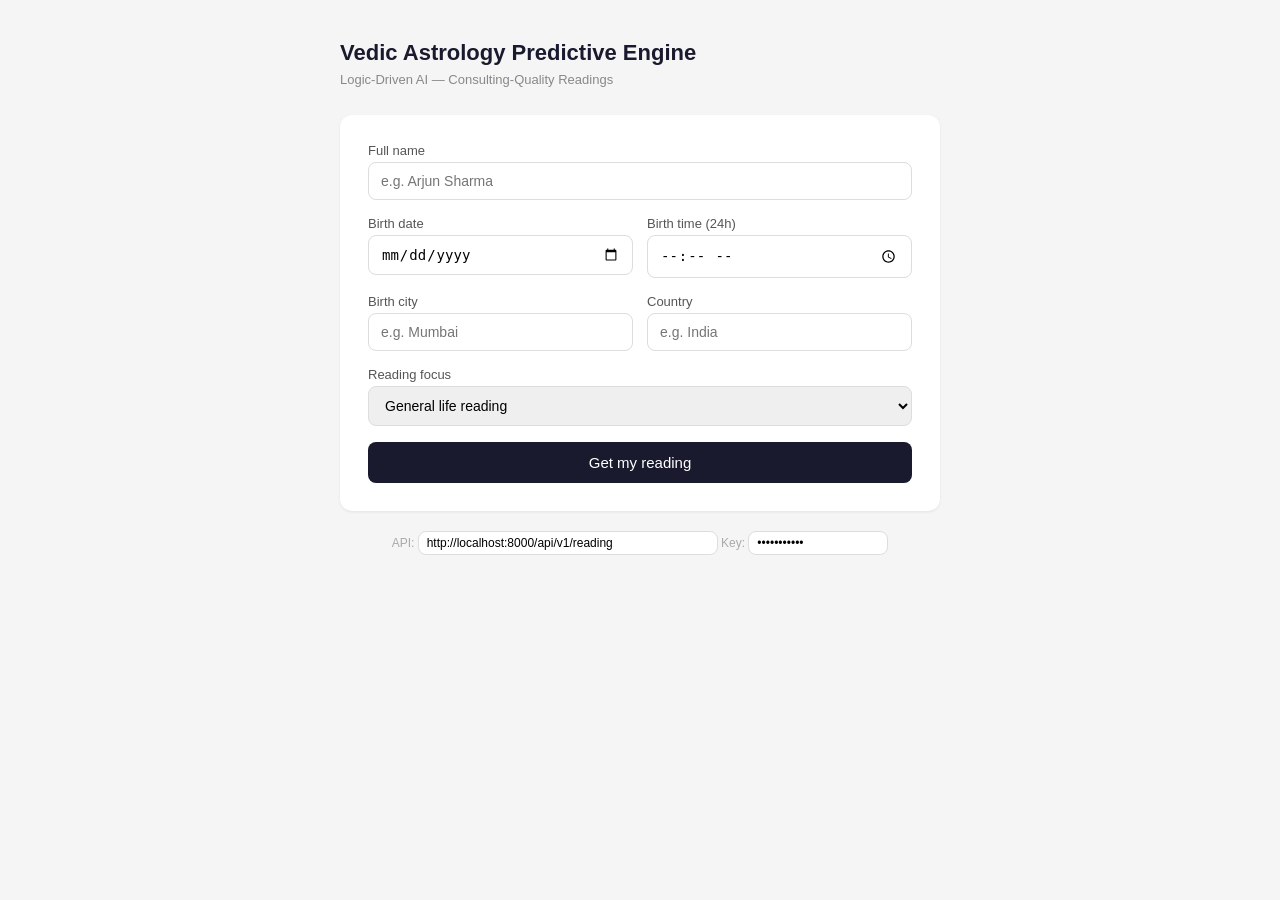
<file: vedic-engine/demo/index.html>
<!DOCTYPE html>
<html lang="en">
<head>
<meta charset="UTF-8">
<meta name="viewport" content="width=device-width, initial-scale=1.0">
<title>Vedic Astrology Engine — Demo</title>
<style>
  * { box-sizing: border-box; margin: 0; padding: 0; }
  body { font-family: -apple-system, BlinkMacSystemFont, 'Segoe UI', sans-serif; background: #f5f5f5; color: #333; }
  .container { max-width: 640px; margin: 40px auto; padding: 0 20px; }
  h1 { font-size: 22px; color: #1a1a2e; margin-bottom: 6px; }
  .subtitle { font-size: 13px; color: #888; margin-bottom: 28px; }
  .card { background: white; border-radius: 12px; padding: 28px; box-shadow: 0 1px 3px rgba(0,0,0,0.08); margin-bottom: 20px; }
  label { font-size: 13px; font-weight: 500; color: #555; display: block; margin-bottom: 4px; }
  input, select { width: 100%; padding: 10px 12px; border: 1px solid #ddd; border-radius: 8px; font-size: 14px; outline: none; transition: border 0.2s; }
  input:focus, select:focus { border-color: #1a1a2e; }
  .row { display: grid; grid-template-columns: 1fr 1fr; gap: 14px; }
  .field { margin-bottom: 16px; }
  .btn { width: 100%; padding: 12px; background: #1a1a2e; color: white; border: none; border-radius: 8px; font-size: 15px; cursor: pointer; transition: background 0.2s; }
  .btn:hover { background: #2d2d4e; }
  .btn:disabled { background: #999; cursor: not-allowed; }
  .spinner { display: inline-block; width: 16px; height: 16px; border: 2px solid #fff; border-top-color: transparent; border-radius: 50%; animation: spin 0.6s linear infinite; margin-right: 8px; vertical-align: middle; }
  @keyframes spin { to { transform: rotate(360deg); } }
  .error { color: #c0392b; font-size: 13px; margin-top: 12px; padding: 10px; background: #ffeaea; border-radius: 8px; display: none; }
  .result { display: none; margin-top: 20px; }
  .result h2 { font-size: 16px; color: #1a1a2e; margin-bottom: 12px; }
  .overview { font-size: 15px; color: #444; line-height: 1.7; margin-bottom: 20px; padding-bottom: 16px; border-bottom: 1px solid #eee; }
  .section { margin-bottom: 20px; }
  .section h3 { font-size: 13px; font-weight: 600; text-transform: uppercase; letter-spacing: 0.05em; color: #1a1a2e; margin-bottom: 6px; }
  .section p { font-size: 14px; color: #444; line-height: 1.7; }
  .section ul { margin-top: 8px; padding-left: 18px; }
  .section li { font-size: 13px; color: #555; margin-bottom: 4px; }
  .periods { background: #f8f8f8; border-radius: 8px; padding: 14px; margin-bottom: 16px; }
  .periods h3 { font-size: 13px; font-weight: 600; text-transform: uppercase; color: #888; margin-bottom: 10px; }
  .period-item { margin-bottom: 8px; font-size: 13px; }
  .period-item strong { font-weight: 600; }
  .closing { font-size: 14px; color: #555; font-style: italic; border-top: 1px solid #eee; padding-top: 12px; }
  .meta { font-size: 11px; color: #aaa; margin-top: 12px; }
  .toggle-raw { font-size: 12px; color: #1a1a2e; cursor: pointer; text-decoration: underline; margin-top: 8px; display: inline-block; }
  .raw-json { display: none; margin-top: 12px; background: #1a1a2e; color: #a8e6cf; padding: 16px; border-radius: 8px; font-size: 12px; font-family: monospace; white-space: pre-wrap; max-height: 400px; overflow-y: auto; }
  .config { font-size: 12px; color: #aaa; text-align: center; margin-top: 20px; }
  .config input { width: auto; display: inline; font-size: 12px; padding: 4px 8px; }
</style>
</head>
<body>
<div class="container">
  <h1>Vedic Astrology Predictive Engine</h1>
  <p class="subtitle">Logic-Driven AI — Consulting-Quality Readings</p>

  <div class="card">
    <form id="ve-form">
      <div class="field">
        <label>Full name</label>
        <input type="text" name="full_name" required placeholder="e.g. Arjun Sharma">
      </div>
      <div class="row">
        <div class="field">
          <label>Birth date</label>
          <input type="date" name="birth_date" required>
        </div>
        <div class="field">
          <label>Birth time (24h)</label>
          <input type="time" name="birth_time" required>
        </div>
      </div>
      <div class="row">
        <div class="field">
          <label>Birth city</label>
          <input type="text" name="birth_city" required placeholder="e.g. Mumbai">
        </div>
        <div class="field">
          <label>Country</label>
          <input type="text" name="birth_country" required placeholder="e.g. India">
        </div>
      </div>
      <div class="field">
        <label>Reading focus</label>
        <select name="reading_type">
          <option value="general">General life reading</option>
          <option value="career">Career &amp; purpose</option>
          <option value="relationships">Relationships</option>
          <option value="finance">Finance &amp; wealth</option>
          <option value="health">Health &amp; wellbeing</option>
        </select>
      </div>
      <button type="submit" class="btn" id="ve-submit">Get my reading</button>
    </form>
    <div class="error" id="ve-error"></div>
  </div>

  <div class="result card" id="ve-result"></div>

  <div class="config">
    API: <input type="text" id="cfg-url" value="http://localhost:8000/api/v1/reading" style="width:300px">
    Key: <input type="password" id="cfg-key" value="dev-api-key" style="width:140px">
  </div>
</div>

<script>
document.getElementById('ve-form').addEventListener('submit', async function(e) {
  e.preventDefault();
  const btn = document.getElementById('ve-submit');
  const result = document.getElementById('ve-result');
  const errBox = document.getElementById('ve-error');
  const apiUrl = document.getElementById('cfg-url').value;
  const apiKey = document.getElementById('cfg-key').value;

  btn.innerHTML = '<span class="spinner"></span>Generating reading...';
  btn.disabled = true;
  errBox.style.display = 'none';
  result.style.display = 'none';

  const fd = new FormData(e.target);
  const payload = Object.fromEntries(fd.entries());

  try {
    const resp = await fetch(apiUrl, {
      method: 'POST',
      headers: { 'Content-Type': 'application/json', 'Authorization': 'Bearer ' + apiKey },
      body: JSON.stringify(payload)
    });
    if (!resp.ok) {
      const err = await resp.json().catch(() => ({}));
      throw new Error(err.detail?.message || err.detail || 'API error: ' + resp.status);
    }
    const data = await resp.json();
    result.style.display = 'block';
    result.innerHTML = renderReading(data);
  } catch(err) {
    errBox.style.display = 'block';
    errBox.textContent = err.message;
  } finally {
    btn.textContent = 'Get my reading';
    btn.disabled = false;
  }
});

function renderReading(data) {
  let html = '<h2>Reading for ' + esc(data.subject_name) + '</h2>';
  html += '<p class="overview">' + esc(data.overview) + '</p>';

  (data.sections || []).forEach(function(s) {
    html += '<div class="section">';
    html += '<h3>' + esc(s.title) + '</h3>';
    html += '<p>' + esc(s.insight) + '</p>';
    if (s.actions && s.actions.length) {
      html += '<ul>';
      s.actions.forEach(function(a) { html += '<li>' + esc(a) + '</li>'; });
      html += '</ul>';
    }
    html += '</div>';
  });

  if (data.key_periods && data.key_periods.length) {
    html += '<div class="periods"><h3>Key periods ahead</h3>';
    data.key_periods.forEach(function(kp) {
      html += '<div class="period-item"><strong>' + esc(kp.period) + '</strong> — ' + esc(kp.theme) + ': ' + esc(kp.guidance) + '</div>';
    });
    html += '</div>';
  }

  if (data.closing) {
    html += '<p class="closing">' + esc(data.closing) + '</p>';
  }

  html += '<div class="meta">Processed in ' + (data.processing_time_ms || 0) + 'ms | ID: ' + (data.reading_id || '-') + '</div>';
  html += '<span class="toggle-raw" onclick="toggleRaw()">View raw JSON</span>';
  html += '<pre class="raw-json" id="raw-json">' + esc(JSON.stringify(data, null, 2)) + '</pre>';

  return html;
}

function toggleRaw() {
  var el = document.getElementById('raw-json');
  el.style.display = el.style.display === 'none' ? 'block' : 'none';
}

function esc(s) {
  if (!s) return '';
  var d = document.createElement('div');
  d.appendChild(document.createTextNode(s));
  return d.innerHTML;
}
</script>
</body>
</html>
</file>
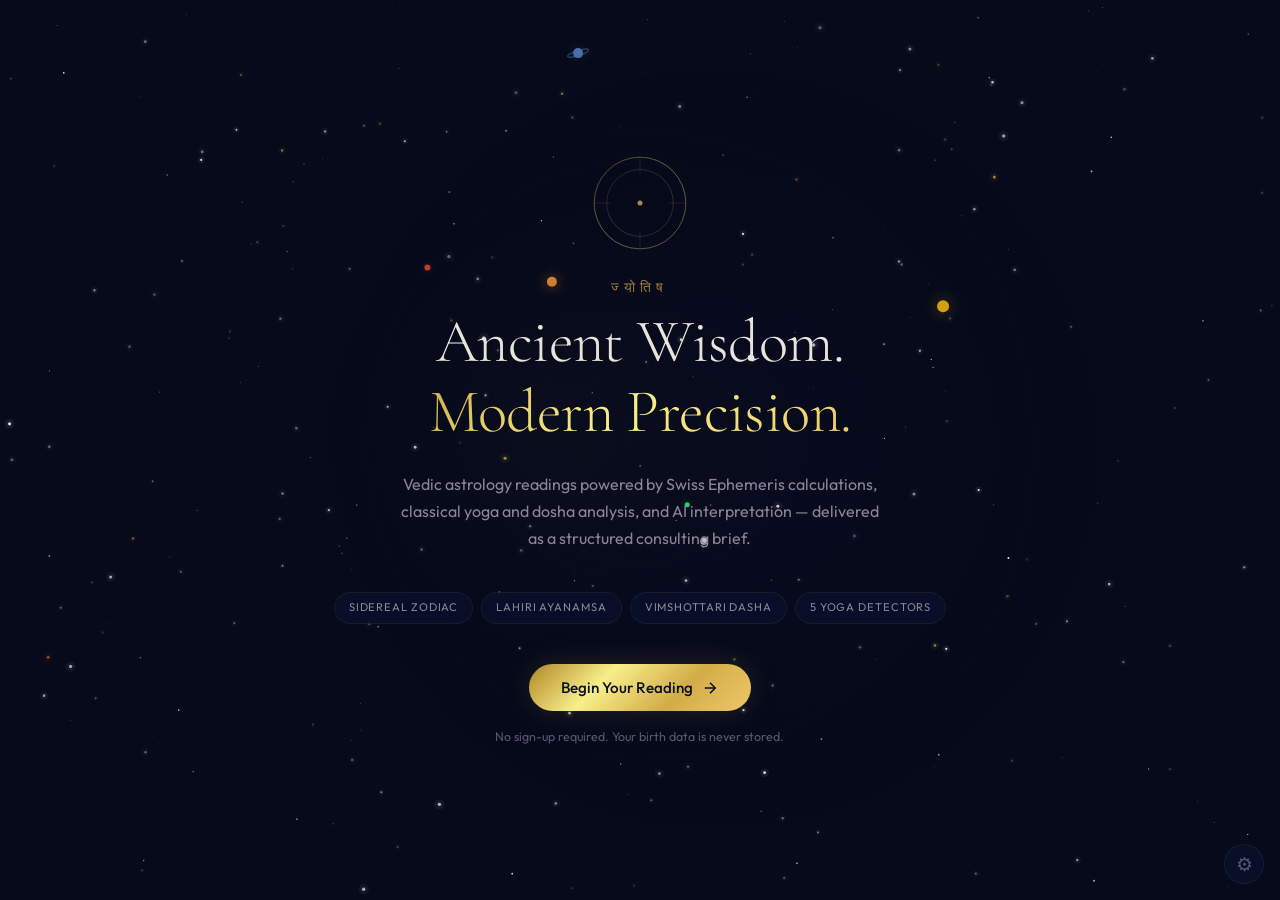
<file: vedic-engine/frontend/index.html>
<!DOCTYPE html>
<html lang="en">
<head>
  <meta charset="UTF-8">
  <meta name="viewport" content="width=device-width, initial-scale=1.0">
  <title>Jyotish — Vedic Astrology Engine</title>
  <meta name="description" content="Ancient Vedic wisdom meets modern precision. Get a consulting-quality astrological reading powered by Swiss Ephemeris and AI.">
  <link rel="preconnect" href="https://fonts.googleapis.com">
  <link rel="preconnect" href="https://fonts.gstatic.com" crossorigin>
  <link href="https://fonts.googleapis.com/css2?family=Cormorant+Garamond:ital,wght@0,300;0,400;0,500;0,600;0,700;1,400;1,500&family=Outfit:wght@300;400;500;600&display=swap" rel="stylesheet">
  <link rel="stylesheet" href="css/cosmos.css">
  <link rel="stylesheet" href="css/components.css">
  <link rel="stylesheet" href="css/reading.css">
</head>
<body>

  <!-- ═══ LIVING COSMOS — Canvas with orbiting planets, twinkling stars, shooting stars ═══ -->
  <canvas id="cosmosCanvas" class="cosmos-canvas"></canvas>

  <!-- ═══ MAIN APP ═══ -->
  <div id="app">

    <!-- SECTION: HERO -->
    <section id="hero" class="section section--active">
      <div class="hero__content">
        <div class="hero__sigil">
          <svg viewBox="0 0 120 120" class="sigil-svg">
            <circle cx="60" cy="60" r="55" fill="none" stroke="url(#goldGrad)" stroke-width="0.8" opacity="0.6"/>
            <circle cx="60" cy="60" r="40" fill="none" stroke="url(#goldGrad)" stroke-width="0.5" opacity="0.4"/>
            <circle cx="60" cy="60" r="3" fill="#D2AC47" opacity="0.8"/>
            <line x1="60" y1="5" x2="60" y2="25" stroke="#D2AC47" stroke-width="0.5" opacity="0.3"/>
            <line x1="60" y1="95" x2="60" y2="115" stroke="#D2AC47" stroke-width="0.5" opacity="0.3"/>
            <line x1="5" y1="60" x2="25" y2="60" stroke="#D2AC47" stroke-width="0.5" opacity="0.3"/>
            <line x1="95" y1="60" x2="115" y2="60" stroke="#D2AC47" stroke-width="0.5" opacity="0.3"/>
            <defs>
              <linearGradient id="goldGrad" x1="0%" y1="0%" x2="100%" y2="100%">
                <stop offset="0%" stop-color="#AE8625"/>
                <stop offset="50%" stop-color="#F7EF8A"/>
                <stop offset="100%" stop-color="#D2AC47"/>
              </linearGradient>
            </defs>
          </svg>
        </div>
        <p class="hero__sanskrit">ज्योतिष</p>
        <h1 class="hero__title">Ancient Wisdom.<br><span class="gold-text">Modern Precision.</span></h1>
        <p class="hero__subtitle">Vedic astrology readings powered by Swiss Ephemeris calculations, classical yoga and dosha analysis, and AI interpretation — delivered as a structured consulting brief.</p>
        <div class="hero__features">
          <span class="feature-tag">Sidereal Zodiac</span>
          <span class="feature-tag">Lahiri Ayanamsa</span>
          <span class="feature-tag">Vimshottari Dasha</span>
          <span class="feature-tag">5 Yoga Detectors</span>
        </div>
        <button class="btn btn--primary" onclick="goToSection('form')">
          <span>Begin Your Reading</span>
          <svg width="18" height="18" viewBox="0 0 24 24" fill="none" stroke="currentColor" stroke-width="2"><path d="M5 12h14M12 5l7 7-7 7"/></svg>
        </button>
        <p class="hero__note">No sign-up required. Your birth data is never stored.</p>
      </div>
    </section>

    <!-- SECTION: MULTI-STEP FORM -->
    <section id="form" class="section">
      <div class="form-container">
        <div class="form__progress">
          <div class="progress-step active" data-step="1"><span>1</span><small>Identity</small></div>
          <div class="progress-line"><div class="progress-line__fill" id="progressFill"></div></div>
          <div class="progress-step" data-step="2"><span>2</span><small>Birth</small></div>
          <div class="progress-line"><div class="progress-line__fill"></div></div>
          <div class="progress-step" data-step="3"><span>3</span><small>Focus</small></div>
        </div>

        <form id="readingForm" novalidate>
          <!-- Step 1: Identity -->
          <div class="form-step active" data-step="1">
            <h2 class="form-step__title">Who are you?</h2>
            <p class="form-step__desc">Your name as it is known to you — this anchors the reading.</p>
            <div class="field">
              <label for="full_name">Full Name</label>
              <input type="text" id="full_name" name="full_name" placeholder="e.g. Arjun Sharma" required autocomplete="name">
            </div>
            <div class="field">
              <label for="gender">Gender <span class="optional">(optional)</span></label>
              <div class="radio-group">
                <label class="radio-card"><input type="radio" name="gender" value="male"><span>Male</span></label>
                <label class="radio-card"><input type="radio" name="gender" value="female"><span>Female</span></label>
                <label class="radio-card"><input type="radio" name="gender" value="other"><span>Other</span></label>
              </div>
            </div>
            <button type="button" class="btn btn--primary btn--full" onclick="nextStep()">Continue</button>
          </div>

          <!-- Step 2: Birth Data -->
          <div class="form-step" data-step="2">
            <h2 class="form-step__title">When were you born?</h2>
            <p class="form-step__desc">Precise birth time is critical — even a few minutes shift the ascendant and house cusps.</p>
            <div class="field-row">
              <div class="field">
                <label for="birth_date">Birth Date</label>
                <input type="date" id="birth_date" name="birth_date" required>
              </div>
              <div class="field">
                <label for="birth_time">Birth Time <span class="hint">(24h)</span></label>
                <input type="time" id="birth_time" name="birth_time" required>
              </div>
            </div>
            <div class="field-row">
              <button type="button" class="btn btn--ghost" onclick="prevStep()">Back</button>
              <button type="button" class="btn btn--primary" onclick="nextStep()">Continue</button>
            </div>
          </div>

          <!-- Step 3: Location & Focus -->
          <div class="form-step" data-step="3">
            <h2 class="form-step__title">Where, and what to focus on?</h2>
            <p class="form-step__desc">Birth location determines your ascendant. Reading focus shapes the AI analysis.</p>
            <div class="field-row">
              <div class="field">
                <label for="birth_city">Birth City</label>
                <input type="text" id="birth_city" name="birth_city" placeholder="e.g. Mumbai" required>
              </div>
              <div class="field">
                <label for="birth_country">Country</label>
                <input type="text" id="birth_country" name="birth_country" placeholder="e.g. India" required>
              </div>
            </div>
            <div class="field">
              <label>Reading Focus</label>
              <div class="focus-grid">
                <label class="focus-card active"><input type="radio" name="reading_type" value="general" checked><span class="focus-icon">&#9737;</span><span>General</span></label>
                <label class="focus-card"><input type="radio" name="reading_type" value="career"><span class="focus-icon">&#9878;</span><span>Career</span></label>
                <label class="focus-card"><input type="radio" name="reading_type" value="relationships"><span class="focus-icon">&#9829;</span><span>Relationships</span></label>
                <label class="focus-card"><input type="radio" name="reading_type" value="finance"><span class="focus-icon">&#9830;</span><span>Finance</span></label>
                <label class="focus-card"><input type="radio" name="reading_type" value="health"><span class="focus-icon">&#9764;</span><span>Health</span></label>
              </div>
            </div>
            <div class="field-row">
              <button type="button" class="btn btn--ghost" onclick="prevStep()">Back</button>
              <button type="submit" class="btn btn--primary" id="submitBtn">
                <span>Generate Reading</span>
                <svg width="18" height="18" viewBox="0 0 24 24" fill="none" stroke="currentColor" stroke-width="2"><path d="M5 12h14M12 5l7 7-7 7"/></svg>
              </button>
            </div>
          </div>
        </form>
      </div>
    </section>

    <!-- SECTION: LOADING / ORACLE -->
    <section id="loading" class="section">
      <div class="oracle">
        <div class="oracle__mandala">
          <svg viewBox="0 0 400 400" class="mandala-svg">
            <defs>
              <linearGradient id="mGold" x1="0%" y1="0%" x2="100%" y2="100%">
                <stop offset="0%" stop-color="#AE8625"/><stop offset="50%" stop-color="#F7EF8A"/><stop offset="100%" stop-color="#D2AC47"/>
              </linearGradient>
            </defs>
            <!-- Outer ring -->
            <circle cx="200" cy="200" r="180" fill="none" stroke="url(#mGold)" stroke-width="1" class="mandala-ring ring--outer" opacity="0.3"/>
            <!-- Middle ring -->
            <circle cx="200" cy="200" r="130" fill="none" stroke="url(#mGold)" stroke-width="0.8" class="mandala-ring ring--mid" opacity="0.2"/>
            <!-- Inner ring -->
            <circle cx="200" cy="200" r="80" fill="none" stroke="url(#mGold)" stroke-width="0.6" class="mandala-ring ring--inner" opacity="0.15"/>
            <!-- Triangle up -->
            <polygon points="200,40 360,320 40,320" fill="none" stroke="#D2AC47" stroke-width="0.6" class="mandala-tri tri--up" opacity="0"/>
            <!-- Triangle down -->
            <polygon points="200,360 40,80 360,80" fill="none" stroke="#D2AC47" stroke-width="0.6" class="mandala-tri tri--down" opacity="0"/>
            <!-- Center bindu -->
            <circle cx="200" cy="200" r="4" fill="#D2AC47" class="mandala-bindu" opacity="0"/>
            <!-- Planet markers (placed dynamically) -->
            <g class="planet-markers"></g>
          </svg>
        </div>
        <div class="oracle__status">
          <p class="oracle__step" id="oracleStep">Preparing your celestial map...</p>
          <div class="oracle__progress-bar"><div class="oracle__progress-fill" id="oracleProgress"></div></div>
        </div>
      </div>
    </section>

    <!-- SECTION: READING RESULTS -->
    <section id="reading" class="section">
      <div class="reading-container" id="readingContent">
        <!-- Populated by JS -->
      </div>
    </section>

    <!-- SECTION: ERROR -->
    <section id="error" class="section">
      <div class="error-container">
        <div class="error__icon">&#9888;</div>
        <h2 class="error__title">Something went wrong</h2>
        <p class="error__message" id="errorMessage">An unexpected error occurred.</p>
        <button class="btn btn--primary" onclick="goToSection('form')">Try Again</button>
      </div>
    </section>

  </div>

  <!-- CONFIG (editable) -->
  <div class="config-bar" id="configBar">
    <button class="config-toggle" onclick="toggleConfig()" title="Settings">&#9881;</button>
    <div class="config-panel" id="configPanel">
      <label>API URL<input type="text" id="cfgUrl" value="http://localhost:8000"></label>
      <label>API Key<input type="password" id="cfgKey" value=""></label>
    </div>
  </div>

  <script src="js/cosmos.js"></script>
  <script src="js/app.js"></script>
  <script src="js/reading-renderer.js"></script>
</body>
</html>
</file>
<file: vedic-engine/frontend/css/cosmos.css>
/* ═══════════════════════════════════════════════════════════════
   COSMOS.CSS — Base layer: stars, space, sacred geometry, resets
   ═══════════════════════════════════════════════════════════════ */

:root {
  /* Void */
  --void: #060a1a;
  --void-light: #0c1230;
  --void-surface: #111842;

  /* Gold spectrum */
  --gold: #D2AC47;
  --gold-dim: #AE8625;
  --gold-bright: #F7EF8A;
  --gold-gradient: linear-gradient(135deg, #AE8625, #F7EF8A, #D2AC47, #EDC967);
  --gold-glow: 0 0 30px rgba(210, 172, 71, 0.15);
  --gold-text: linear-gradient(135deg, #D2AC47 0%, #F7EF8A 45%, #EDC967 100%);

  /* Violet */
  --violet: #5D3587;
  --violet-dim: #3a1f5c;
  --violet-glow: rgba(93, 53, 135, 0.2);

  /* Surfaces */
  --glass: rgba(12, 18, 48, 0.65);
  --glass-border: rgba(210, 172, 71, 0.08);
  --glass-hover: rgba(18, 24, 66, 0.75);

  /* Text */
  --text: #e8e4dc;
  --text-dim: #8a8697;
  --text-muted: #5a5670;

  /* Planets */
  --planet-sun: #cd7f32;
  --planet-moon: #c0c0c0;
  --planet-mars: #c0392b;
  --planet-mercury: #2ecc71;
  --planet-jupiter: #d4a017;
  --planet-venus: #ecf0f1;
  --planet-saturn: #4a6fa5;
  --planet-rahu: #7f8c8d;
  --planet-ketu: #95a5a6;

  /* Severity */
  --severity-high: #e74c3c;
  --severity-moderate: #e67e22;
  --severity-mild: #27ae60;
  --severity-cancelled: #7f8c8d;

  /* Yoga strength */
  --strength-strong: #D2AC47;
  --strength-moderate: #a08030;
  --strength-mild: #6a5520;

  /* Type */
  --font-display: 'Cormorant Garamond', Georgia, 'Times New Roman', serif;
  --font-body: 'Outfit', -apple-system, 'Segoe UI', sans-serif;

  /* Spacing */
  --space-xs: 0.25rem;
  --space-sm: 0.5rem;
  --space-md: 1rem;
  --space-lg: 1.5rem;
  --space-xl: 2.5rem;
  --space-2xl: 4rem;

  /* Radius */
  --radius-sm: 6px;
  --radius-md: 12px;
  --radius-lg: 20px;
  --radius-full: 999px;
}

/* ─── Reset ─── */
*, *::before, *::after { box-sizing: border-box; margin: 0; padding: 0; }
html { font-size: 16px; scroll-behavior: smooth; -webkit-font-smoothing: antialiased; }

body {
  font-family: var(--font-body);
  font-weight: 400;
  color: var(--text);
  background: var(--void);
  min-height: 100vh;
  overflow-x: hidden;
  line-height: 1.6;
}

/* ─── Cosmos Canvas ─── */
.cosmos-canvas {
  position: fixed;
  inset: 0;
  z-index: 0;
  pointer-events: none;
  width: 100%;
  height: 100%;
}

/* ─── Sections ─── */
.section {
  position: fixed;
  inset: 0;
  z-index: 1;
  display: flex;
  align-items: center;
  justify-content: center;
  padding: var(--space-lg);
  opacity: 0;
  visibility: hidden;
  transition: opacity 0.8s cubic-bezier(0.16, 1, 0.3, 1), visibility 0.8s;
  overflow-y: auto;
}

.section--active {
  opacity: 1;
  visibility: visible;
}

/* ─── Gold text gradient ─── */
.gold-text {
  background: var(--gold-text);
  -webkit-background-clip: text;
  background-clip: text;
  -webkit-text-fill-color: transparent;
}

/* ─── Scrollbar ─── */
::-webkit-scrollbar { width: 6px; }
::-webkit-scrollbar-track { background: transparent; }
::-webkit-scrollbar-thumb { background: var(--gold-dim); border-radius: 3px; }
::-webkit-scrollbar-thumb:hover { background: var(--gold); }

/* ─── Selection ─── */
::selection { background: rgba(210, 172, 71, 0.3); color: #fff; }
</file>
<file: vedic-engine/frontend/css/components.css>
/* ═══════════════════════════════════════════════════════════════
   COMPONENTS.CSS — Hero, Form, Loading Oracle, Buttons, Config
   ═══════════════════════════════════════════════════════════════ */

/* ─── HERO ─── */
.hero__content {
  text-align: center;
  max-width: 640px;
  animation: fadeUp 1.2s cubic-bezier(0.16, 1, 0.3, 1) both;
}

.hero__sigil {
  width: 100px;
  height: 100px;
  margin: 0 auto var(--space-lg);
  animation: slowPulse 6s ease-in-out infinite;
}

.sigil-svg { width: 100%; height: 100%; }

@keyframes slowPulse {
  0%, 100% { opacity: 0.7; transform: scale(1); }
  50% { opacity: 1; transform: scale(1.05); }
}

.hero__sanskrit {
  font-family: var(--font-body);
  font-size: 0.85rem;
  letter-spacing: 0.4em;
  text-transform: uppercase;
  color: var(--gold);
  margin-bottom: var(--space-sm);
  opacity: 0.7;
}

.hero__title {
  font-family: var(--font-display);
  font-size: clamp(2.2rem, 6vw, 3.8rem);
  font-weight: 300;
  line-height: 1.15;
  color: var(--text);
  margin-bottom: var(--space-lg);
  letter-spacing: -0.01em;
}

.hero__subtitle {
  font-size: 1rem;
  line-height: 1.7;
  color: var(--text-dim);
  max-width: 480px;
  margin: 0 auto var(--space-xl);
}

.hero__features {
  display: flex;
  flex-wrap: wrap;
  gap: var(--space-sm);
  justify-content: center;
  margin-bottom: var(--space-xl);
}

.feature-tag {
  font-size: 0.7rem;
  letter-spacing: 0.08em;
  text-transform: uppercase;
  padding: 6px 14px;
  border: 1px solid var(--glass-border);
  border-radius: var(--radius-full);
  color: var(--text-dim);
  background: var(--glass);
  backdrop-filter: blur(8px);
}

.hero__note {
  font-size: 0.78rem;
  color: var(--text-muted);
  margin-top: var(--space-md);
}

/* ─── BUTTONS ─── */
.btn {
  display: inline-flex;
  align-items: center;
  gap: 8px;
  padding: 14px 32px;
  border: none;
  border-radius: var(--radius-full);
  font-family: var(--font-body);
  font-size: 0.95rem;
  font-weight: 500;
  cursor: pointer;
  transition: all 0.3s cubic-bezier(0.16, 1, 0.3, 1);
  position: relative;
  overflow: hidden;
}

.btn--primary {
  background: var(--gold-gradient);
  color: #0a0e27;
  box-shadow: var(--gold-glow);
}

.btn--primary:hover {
  transform: translateY(-2px);
  box-shadow: 0 0 50px rgba(210, 172, 71, 0.25);
}

.btn--primary:active { transform: translateY(0); }

.btn--ghost {
  background: transparent;
  color: var(--text-dim);
  border: 1px solid var(--glass-border);
}

.btn--ghost:hover {
  border-color: var(--gold-dim);
  color: var(--text);
}

.btn--full { width: 100%; justify-content: center; }

.btn:disabled {
  opacity: 0.5;
  cursor: not-allowed;
  transform: none !important;
}

/* ─── FORM ─── */
.form-container {
  width: 100%;
  max-width: 520px;
  animation: fadeUp 0.8s cubic-bezier(0.16, 1, 0.3, 1) both;
}

.form__progress {
  display: flex;
  align-items: center;
  gap: 0;
  margin-bottom: var(--space-2xl);
  padding: 0 var(--space-md);
}

.progress-step {
  display: flex;
  flex-direction: column;
  align-items: center;
  gap: 6px;
  flex-shrink: 0;
}

.progress-step span {
  width: 36px;
  height: 36px;
  display: flex;
  align-items: center;
  justify-content: center;
  border-radius: 50%;
  border: 1px solid var(--text-muted);
  color: var(--text-muted);
  font-size: 0.85rem;
  font-weight: 500;
  transition: all 0.4s ease;
}

.progress-step.active span,
.progress-step.done span {
  border-color: var(--gold);
  color: var(--void);
  background: var(--gold-gradient);
}

.progress-step small {
  font-size: 0.65rem;
  letter-spacing: 0.1em;
  text-transform: uppercase;
  color: var(--text-muted);
}

.progress-step.active small { color: var(--gold); }

.progress-line {
  flex: 1;
  height: 1px;
  background: var(--text-muted);
  position: relative;
  opacity: 0.3;
  margin: 0 4px;
  margin-bottom: 20px;
}

.progress-line__fill {
  height: 100%;
  background: var(--gold);
  width: 0%;
  transition: width 0.5s ease;
}

/* Steps */
.form-step {
  display: none;
  animation: fadeUp 0.5s ease both;
}

.form-step.active { display: block; }

.form-step__title {
  font-family: var(--font-display);
  font-size: 1.8rem;
  font-weight: 400;
  margin-bottom: var(--space-sm);
  color: var(--text);
}

.form-step__desc {
  font-size: 0.88rem;
  color: var(--text-dim);
  margin-bottom: var(--space-xl);
  line-height: 1.6;
}

/* Fields */
.field {
  margin-bottom: var(--space-lg);
}

.field label {
  display: block;
  font-size: 0.8rem;
  letter-spacing: 0.05em;
  text-transform: uppercase;
  color: var(--text-dim);
  margin-bottom: 8px;
  font-weight: 500;
}

.field .optional, .field .hint {
  text-transform: none;
  letter-spacing: 0;
  opacity: 0.5;
  font-weight: 400;
}

.field input[type="text"],
.field input[type="date"],
.field input[type="time"] {
  width: 100%;
  padding: 14px 16px;
  background: var(--glass);
  border: 1px solid var(--glass-border);
  border-radius: var(--radius-md);
  color: var(--text);
  font-family: var(--font-body);
  font-size: 1rem;
  outline: none;
  backdrop-filter: blur(8px);
  transition: border-color 0.3s ease, box-shadow 0.3s ease;
}

.field input:focus {
  border-color: var(--gold-dim);
  box-shadow: 0 0 0 3px rgba(210, 172, 71, 0.08);
}

.field input::placeholder { color: var(--text-muted); }

.field-row {
  display: flex;
  gap: var(--space-md);
}

.field-row > * { flex: 1; }

/* Radio cards */
.radio-group {
  display: flex;
  gap: var(--space-sm);
}

.radio-card {
  flex: 1;
  padding: 12px;
  text-align: center;
  background: var(--glass);
  border: 1px solid var(--glass-border);
  border-radius: var(--radius-md);
  cursor: pointer;
  transition: all 0.3s ease;
  font-size: 0.88rem;
  color: var(--text-dim);
}

.radio-card input { display: none; }
.radio-card:hover { border-color: var(--gold-dim); }

.radio-card:has(input:checked) {
  border-color: var(--gold);
  background: rgba(210, 172, 71, 0.08);
  color: var(--gold);
}

/* Focus cards */
.focus-grid {
  display: grid;
  grid-template-columns: repeat(5, 1fr);
  gap: var(--space-sm);
}

.focus-card {
  display: flex;
  flex-direction: column;
  align-items: center;
  gap: 6px;
  padding: 16px 8px;
  background: var(--glass);
  border: 1px solid var(--glass-border);
  border-radius: var(--radius-md);
  cursor: pointer;
  transition: all 0.3s ease;
  text-align: center;
  font-size: 0.78rem;
  color: var(--text-dim);
}

.focus-card input { display: none; }
.focus-icon { font-size: 1.4rem; }

.focus-card:hover { border-color: var(--gold-dim); }

.focus-card:has(input:checked),
.focus-card.active {
  border-color: var(--gold);
  background: rgba(210, 172, 71, 0.08);
  color: var(--gold);
}

/* ─── ORACLE / LOADING ─── */
.oracle {
  text-align: center;
  max-width: 400px;
}

.oracle__mandala {
  width: 280px;
  height: 280px;
  margin: 0 auto var(--space-xl);
  position: relative;
}

.mandala-svg { width: 100%; height: 100%; }

.mandala-ring {
  transform-origin: 200px 200px;
  stroke-dasharray: 1200;
  stroke-dashoffset: 1200;
}

.mandala-ring.animating { animation: drawRing 3s ease-out forwards; }
.ring--outer.animating { animation-delay: 0s; animation-duration: 2s; }
.ring--mid.animating { animation-delay: 0.5s; animation-duration: 2.5s; }
.ring--inner.animating { animation-delay: 1s; animation-duration: 2s; }

@keyframes drawRing {
  to { stroke-dashoffset: 0; opacity: 0.6; }
}

.mandala-tri {
  stroke-dasharray: 1000;
  stroke-dashoffset: 1000;
}

.mandala-tri.animating { animation: drawTri 2s ease-out forwards; }
.tri--up.animating { animation-delay: 2s; }
.tri--down.animating { animation-delay: 2.5s; }

@keyframes drawTri {
  to { stroke-dashoffset: 0; opacity: 0.4; }
}

.mandala-bindu.animating {
  animation: revealBindu 1s ease-out 3.5s forwards;
}

@keyframes revealBindu {
  to { opacity: 1; r: 6; }
}

.ring--outer.animating { animation: drawRing 2s ease-out forwards, rotateRing 30s linear 2s infinite; }
.ring--mid.animating { animation: drawRing 2.5s ease-out 0.5s forwards, rotateRing 45s linear 3s infinite reverse; }

@keyframes rotateRing {
  from { transform: rotate(0deg); }
  to { transform: rotate(360deg); }
}

.oracle__step {
  font-family: var(--font-display);
  font-size: 1.3rem;
  font-weight: 400;
  font-style: italic;
  color: var(--text);
  margin-bottom: var(--space-md);
  min-height: 2em;
  transition: opacity 0.4s ease;
}

.oracle__progress-bar {
  width: 200px;
  height: 2px;
  background: var(--void-surface);
  border-radius: 1px;
  margin: 0 auto;
  overflow: hidden;
}

.oracle__progress-fill {
  height: 100%;
  background: var(--gold-gradient);
  width: 0%;
  transition: width 0.8s ease;
}

/* ─── ERROR ─── */
.error-container {
  text-align: center;
  max-width: 420px;
  animation: fadeUp 0.6s ease both;
}

.error__icon {
  font-size: 3rem;
  color: var(--severity-high);
  margin-bottom: var(--space-md);
}

.error__title {
  font-family: var(--font-display);
  font-size: 1.6rem;
  margin-bottom: var(--space-sm);
}

.error__message {
  color: var(--text-dim);
  margin-bottom: var(--space-xl);
  font-size: 0.92rem;
}

/* ─── CONFIG BAR ─── */
.config-bar {
  position: fixed;
  bottom: var(--space-md);
  right: var(--space-md);
  z-index: 100;
}

.config-toggle {
  width: 40px;
  height: 40px;
  border-radius: 50%;
  border: 1px solid var(--glass-border);
  background: var(--glass);
  color: var(--text-muted);
  font-size: 1.2rem;
  cursor: pointer;
  backdrop-filter: blur(12px);
  transition: all 0.3s ease;
}

.config-toggle:hover { border-color: var(--gold-dim); color: var(--gold); }

.config-panel {
  display: none;
  position: absolute;
  bottom: 50px;
  right: 0;
  background: var(--void-light);
  border: 1px solid var(--glass-border);
  border-radius: var(--radius-md);
  padding: var(--space-md);
  min-width: 280px;
  backdrop-filter: blur(20px);
}

.config-panel.open { display: block; }

.config-panel label {
  display: block;
  font-size: 0.75rem;
  letter-spacing: 0.06em;
  text-transform: uppercase;
  color: var(--text-dim);
  margin-bottom: var(--space-sm);
}

.config-panel input {
  width: 100%;
  padding: 8px 10px;
  background: var(--glass);
  border: 1px solid var(--glass-border);
  border-radius: var(--radius-sm);
  color: var(--text);
  font-family: var(--font-body);
  font-size: 0.85rem;
  margin-top: 4px;
  outline: none;
}

/* ─── Animations ─── */
@keyframes fadeUp {
  from { opacity: 0; transform: translateY(30px); }
  to { opacity: 1; transform: translateY(0); }
}

/* ─── Responsive ─── */
@media (max-width: 600px) {
  .focus-grid { grid-template-columns: repeat(3, 1fr); }
  .field-row { flex-direction: column; }
  .hero__title { font-size: 2rem; }
  .oracle__mandala { width: 220px; height: 220px; }
  .radio-group { flex-direction: column; }
}
</file>
<file: vedic-engine/frontend/css/reading.css>
/* ═══════════════════════════════════════════════════════════════
   READING.CSS — Reading results display, cards, meters, timeline
   ═══════════════════════════════════════════════════════════════ */

/* ─── Container ─── */
.reading-container {
  width: 100%;
  max-width: 720px;
  padding-bottom: var(--space-2xl);
}

#reading.section--active {
  align-items: flex-start;
  padding-top: var(--space-2xl);
}

/* ─── Card base ─── */
.r-card {
  background: var(--glass);
  border: 1px solid var(--glass-border);
  border-radius: var(--radius-lg);
  padding: var(--space-xl);
  margin-bottom: var(--space-lg);
  backdrop-filter: blur(12px);
  animation: fadeUp 0.6s ease both;
}

.r-card:nth-child(2) { animation-delay: 0.1s; }
.r-card:nth-child(3) { animation-delay: 0.15s; }
.r-card:nth-child(4) { animation-delay: 0.2s; }
.r-card:nth-child(5) { animation-delay: 0.25s; }
.r-card:nth-child(6) { animation-delay: 0.3s; }

.r-card__label {
  font-size: 0.68rem;
  letter-spacing: 0.15em;
  text-transform: uppercase;
  color: var(--gold);
  margin-bottom: var(--space-sm);
  font-weight: 500;
}

.r-card__title {
  font-family: var(--font-display);
  font-size: 1.6rem;
  font-weight: 400;
  color: var(--text);
  margin-bottom: var(--space-md);
  line-height: 1.3;
}

/* ─── Header card ─── */
.r-header {
  text-align: center;
  border-color: rgba(210, 172, 71, 0.15);
  position: relative;
  overflow: hidden;
}

.r-header::before {
  content: '';
  position: absolute;
  inset: 0;
  background: radial-gradient(ellipse at top, rgba(210, 172, 71, 0.05) 0%, transparent 70%);
  pointer-events: none;
}

.r-header__name {
  font-family: var(--font-display);
  font-size: 2rem;
  font-weight: 300;
  margin-bottom: var(--space-sm);
}

.r-header__meta {
  display: flex;
  justify-content: center;
  gap: var(--space-lg);
  flex-wrap: wrap;
  margin-bottom: var(--space-lg);
}

.r-meta-item {
  text-align: center;
}

.r-meta-item__label {
  font-size: 0.65rem;
  letter-spacing: 0.12em;
  text-transform: uppercase;
  color: var(--text-muted);
  display: block;
  margin-bottom: 2px;
}

.r-meta-item__value {
  font-family: var(--font-display);
  font-size: 1.1rem;
  color: var(--gold);
}

.r-overview {
  font-size: 1.05rem;
  line-height: 1.8;
  color: var(--text);
  max-width: 560px;
  margin: 0 auto;
  font-style: italic;
  font-family: var(--font-display);
}

/* ─── Planet strength meters ─── */
.r-planets__grid {
  display: grid;
  grid-template-columns: repeat(auto-fill, minmax(200px, 1fr));
  gap: var(--space-md);
}

.planet-meter {
  display: flex;
  align-items: center;
  gap: var(--space-sm);
  padding: 10px 14px;
  background: rgba(255, 255, 255, 0.02);
  border-radius: var(--radius-sm);
  border: 1px solid rgba(255, 255, 255, 0.03);
}

.planet-meter__dot {
  width: 10px;
  height: 10px;
  border-radius: 50%;
  flex-shrink: 0;
}

.planet-meter__info { flex: 1; min-width: 0; }

.planet-meter__name {
  font-size: 0.82rem;
  font-weight: 500;
  color: var(--text);
  display: flex;
  justify-content: space-between;
}

.planet-meter__score {
  font-size: 0.75rem;
  color: var(--text-dim);
  font-weight: 400;
}

.planet-meter__bar {
  height: 4px;
  background: rgba(255, 255, 255, 0.05);
  border-radius: 2px;
  margin-top: 6px;
  overflow: hidden;
}

.planet-meter__fill {
  height: 100%;
  border-radius: 2px;
  transition: width 1.2s cubic-bezier(0.16, 1, 0.3, 1);
  width: 0%;
}

/* ─── Yoga cards ─── */
.r-yogas__list {
  display: flex;
  flex-direction: column;
  gap: var(--space-sm);
}

.yoga-item {
  display: flex;
  align-items: flex-start;
  gap: var(--space-md);
  padding: var(--space-md);
  background: rgba(255, 255, 255, 0.02);
  border-radius: var(--radius-md);
  border-left: 3px solid var(--gold-dim);
}

.yoga-item--strong { border-left-color: var(--strength-strong); }
.yoga-item--moderate { border-left-color: var(--strength-moderate); }
.yoga-item--mild { border-left-color: var(--strength-mild); }

.yoga-badge {
  font-size: 0.6rem;
  letter-spacing: 0.1em;
  text-transform: uppercase;
  padding: 3px 10px;
  border-radius: var(--radius-full);
  font-weight: 600;
  white-space: nowrap;
}

.yoga-badge--strong { background: rgba(210, 172, 71, 0.15); color: var(--gold); }
.yoga-badge--moderate { background: rgba(160, 128, 48, 0.15); color: var(--strength-moderate); }
.yoga-badge--mild { background: rgba(106, 85, 32, 0.15); color: var(--strength-mild); }

.yoga-item__name {
  font-family: var(--font-display);
  font-size: 1.15rem;
  font-weight: 500;
  margin-bottom: 4px;
}

.yoga-item__desc {
  font-size: 0.85rem;
  color: var(--text-dim);
  line-height: 1.5;
}

.yoga-item__areas {
  display: flex;
  gap: 6px;
  margin-top: 8px;
  flex-wrap: wrap;
}

.area-tag {
  font-size: 0.65rem;
  padding: 2px 8px;
  border-radius: var(--radius-full);
  border: 1px solid var(--glass-border);
  color: var(--text-muted);
}

/* ─── Dosha cards ─── */
.dosha-item {
  display: flex;
  align-items: center;
  gap: var(--space-md);
  padding: var(--space-md);
  border-radius: var(--radius-md);
  background: rgba(255, 255, 255, 0.02);
  margin-bottom: var(--space-sm);
}

.dosha-severity {
  width: 10px;
  height: 10px;
  border-radius: 50%;
  flex-shrink: 0;
}

.dosha-severity--high { background: var(--severity-high); box-shadow: 0 0 8px var(--severity-high); }
.dosha-severity--moderate { background: var(--severity-moderate); box-shadow: 0 0 8px var(--severity-moderate); }
.dosha-severity--mild { background: var(--severity-mild); }

.dosha-item__name {
  font-family: var(--font-display);
  font-size: 1.1rem;
  font-weight: 500;
}

.dosha-item__desc {
  font-size: 0.85rem;
  color: var(--text-dim);
}

/* ─── Dasha timeline ─── */
.dasha-current {
  display: flex;
  gap: var(--space-lg);
  margin-bottom: var(--space-lg);
  flex-wrap: wrap;
}

.dasha-period {
  flex: 1;
  min-width: 180px;
  padding: var(--space-md);
  background: rgba(210, 172, 71, 0.04);
  border: 1px solid rgba(210, 172, 71, 0.1);
  border-radius: var(--radius-md);
  text-align: center;
}

.dasha-period__type {
  font-size: 0.65rem;
  letter-spacing: 0.1em;
  text-transform: uppercase;
  color: var(--text-muted);
  margin-bottom: 4px;
}

.dasha-period__lord {
  font-family: var(--font-display);
  font-size: 1.4rem;
  color: var(--gold);
  font-weight: 500;
}

.dasha-narrative {
  font-size: 0.95rem;
  line-height: 1.8;
  color: var(--text-dim);
  font-style: italic;
  font-family: var(--font-display);
  font-size: 1.05rem;
}

/* ─── Key periods ─── */
.key-periods__list {
  display: flex;
  flex-direction: column;
  gap: var(--space-sm);
}

.kp-item {
  display: flex;
  gap: var(--space-md);
  align-items: baseline;
  padding: var(--space-sm) 0;
  border-bottom: 1px solid rgba(255, 255, 255, 0.03);
}

.kp-item:last-child { border-bottom: none; }

.kp-item__period {
  font-weight: 600;
  font-size: 0.88rem;
  color: var(--gold);
  white-space: nowrap;
  min-width: 120px;
}

.kp-item__theme {
  font-weight: 500;
  color: var(--text);
  font-size: 0.88rem;
}

.kp-item__guidance {
  font-size: 0.85rem;
  color: var(--text-dim);
}

/* ─── AI Sections ─── */
.r-section {
  margin-bottom: var(--space-lg);
}

.r-section:last-child { margin-bottom: 0; }

.r-section__title {
  font-family: var(--font-display);
  font-size: 1.25rem;
  font-weight: 500;
  color: var(--text);
  margin-bottom: var(--space-sm);
  padding-bottom: var(--space-sm);
  border-bottom: 1px solid var(--glass-border);
}

.r-section__insight {
  font-size: 0.95rem;
  line-height: 1.8;
  color: var(--text-dim);
  margin-bottom: var(--space-md);
}

.r-section__actions {
  list-style: none;
  padding: 0;
}

.r-section__actions li {
  padding: 8px 0 8px 20px;
  position: relative;
  font-size: 0.88rem;
  color: var(--text);
  line-height: 1.5;
}

.r-section__actions li::before {
  content: '→';
  position: absolute;
  left: 0;
  color: var(--gold);
}

/* ─── Closing ─── */
.r-closing {
  text-align: center;
  font-family: var(--font-display);
  font-size: 1.15rem;
  font-style: italic;
  color: var(--text-dim);
  line-height: 1.8;
  padding: var(--space-xl);
  border-top: 1px solid var(--glass-border);
  margin-top: var(--space-md);
}

/* ─── Footer actions ─── */
.r-footer {
  display: flex;
  justify-content: center;
  gap: var(--space-md);
  margin-top: var(--space-lg);
  flex-wrap: wrap;
}

.r-footer .btn { font-size: 0.85rem; padding: 10px 24px; }

/* ─── Processing time ─── */
.r-meta-footer {
  text-align: center;
  font-size: 0.72rem;
  color: var(--text-muted);
  margin-top: var(--space-md);
  letter-spacing: 0.05em;
}

/* ─── No yogas/doshas state ─── */
.r-empty {
  text-align: center;
  padding: var(--space-lg);
  color: var(--text-muted);
  font-style: italic;
  font-size: 0.9rem;
}

/* ─── Responsive ─── */
@media (max-width: 600px) {
  .r-card { padding: var(--space-lg); }
  .r-header__name { font-size: 1.5rem; }
  .r-planets__grid { grid-template-columns: 1fr; }
  .dasha-current { flex-direction: column; }
  .kp-item { flex-direction: column; gap: 4px; }
}
</file>
